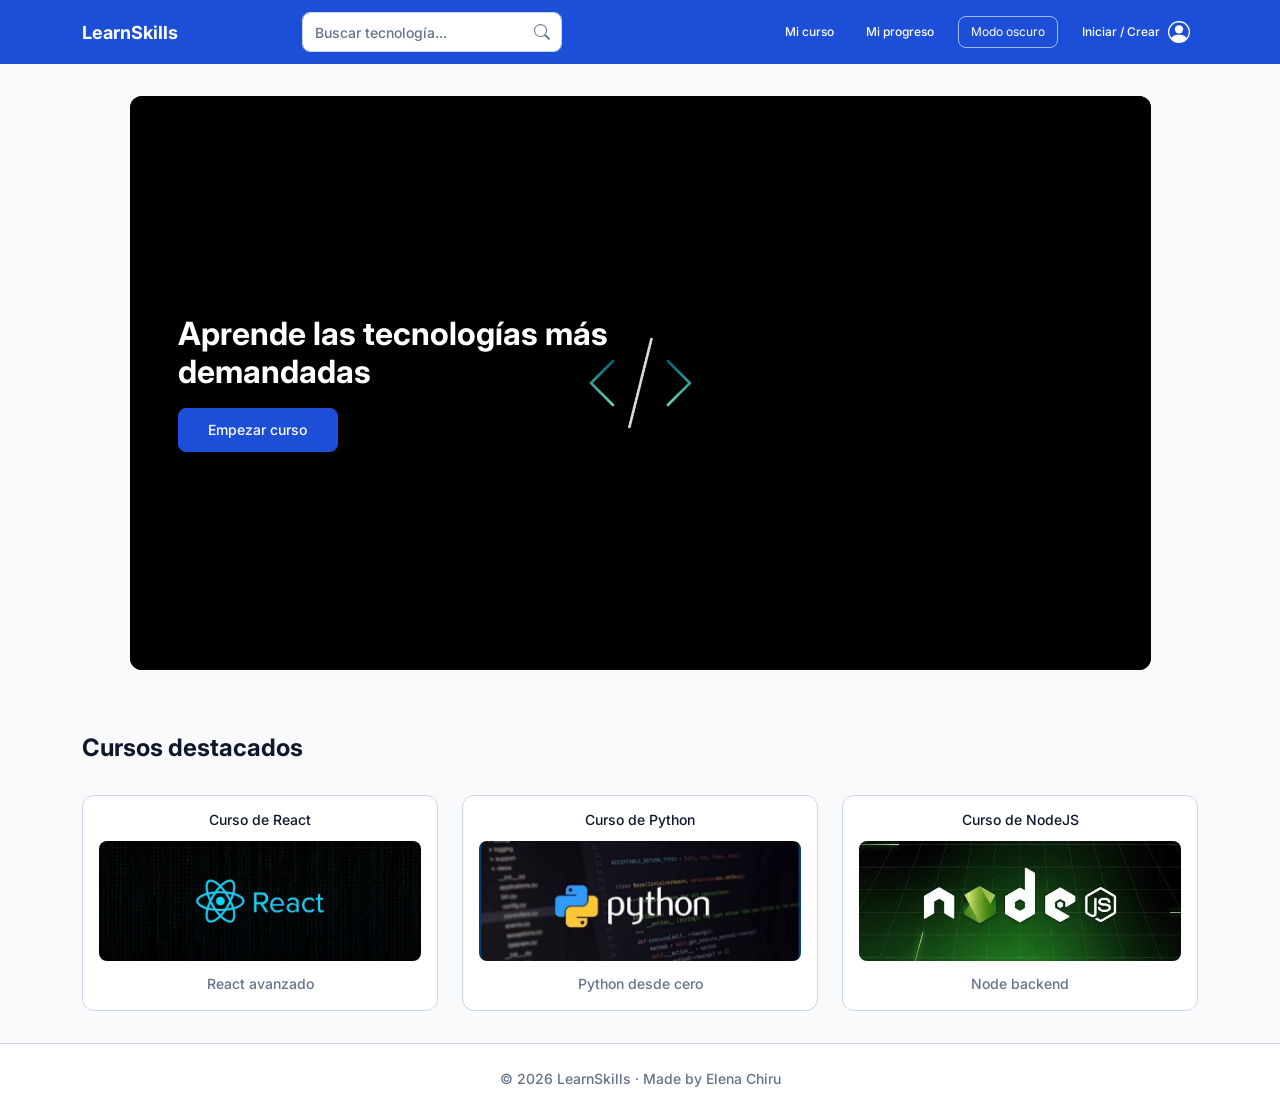
<file: index.html>
<!DOCTYPE html>
<html lang="es" data-bs-theme="light">
<head>
  <meta charset="UTF-8">
  <meta name="viewport" content="width=device-width, initial-scale=1">
  <meta name="description" content="LearnSkills: plataforma de cursos para aprender las tecnologías más demandadas.">
  <title>LearnSkills | Aprende las tecnologías más demandadas</title>

  <!-- Tipografía del UI Kit: Inter -->
  <link rel="preconnect" href="https://fonts.googleapis.com">
  <link rel="preconnect" href="https://fonts.gstatic.com" crossorigin>
  <link href="https://fonts.googleapis.com/css2?family=Inter:wght@500;700&display=swap" rel="stylesheet">

  <!-- Bootstrap compilado + estilos propios (customs.css se carga después para sobrescribir) -->
  <link rel="stylesheet" href="css/bootstrap.css">
  <link rel="stylesheet" href="css/customs.css">

  <!-- Evita el "parpadeo" del tema: aplica el tema guardado antes de pintar -->
  <script>
    (function () {
      var guardado = localStorage.getItem("ls-tema");
      var preferido = window.matchMedia("(prefers-color-scheme: dark)").matches ? "dark" : "light";
      document.documentElement.setAttribute("data-bs-theme", guardado || preferido);
    })();
  </script>
</head>
<body>
  <a class="visually-hidden-focusable skip-link" href="#contenido">Saltar al contenido</a>

  <!-- ============ CABECERA ============ -->
  <header class="site-header">
    <nav class="navbar navbar-expand-lg" aria-label="Navegación principal">
      <div class="container">
        <a class="navbar-brand" href="index.html">LearnSkills</a>

        <button class="navbar-toggler" type="button" data-bs-toggle="collapse"
                data-bs-target="#menuPrincipal" aria-controls="menuPrincipal"
                aria-expanded="false" aria-label="Abrir menú">
          <span class="navbar-toggler-icon"></span>
        </button>

        <div class="collapse navbar-collapse" id="menuPrincipal">
          <form class="search-form mx-lg-auto my-3 my-lg-0" role="search" id="formBuscador" action="index.html" method="get">
            <label for="buscador" class="visually-hidden">Buscar tecnología</label>
            <input class="form-control" type="search" id="buscador" name="q" placeholder="Buscar tecnología..." autocomplete="off">
            <svg class="search-form__icon" width="16" height="16" viewBox="0 0 16 16" fill="currentColor" aria-hidden="true">
              <path d="M11.742 10.344a6.5 6.5 0 1 0-1.397 1.398h-.001l3.85 3.85a1 1 0 0 0 1.415-1.414l-3.85-3.85zM12 6.5a5.5 5.5 0 1 1-11 0 5.5 5.5 0 0 1 11 0z"/>
            </svg>
          </form>

          <ul class="navbar-nav ms-lg-auto align-items-lg-center gap-lg-3">
         
            <li class="nav-item"><a class="nav-link" href="curso.html">Mi curso</a></li>
            <li class="nav-item"><a class="nav-link" href="progreso.html">Mi progreso</a></li>
            <li class="nav-item">
              <button type="button" class="btn btn-theme" id="btnTema" aria-pressed="false">
                <span id="btnTemaTexto">Modo oscuro</span>
              </button>
            </li>
            <li class="nav-item">
              <button type="button" class="nav-link nav-link--user" data-bs-toggle="modal" data-bs-target="#modalAcceso">
                Iniciar / Crear
                <svg width="22" height="22" viewBox="0 0 16 16" fill="currentColor" aria-hidden="true">
                  <path d="M11 6a3 3 0 1 1-6 0 3 3 0 0 1 6 0z"/>
                  <path fill-rule="evenodd" d="M0 8a8 8 0 1 1 16 0A8 8 0 0 1 0 8zm8-7a7 7 0 0 0-5.468 11.37C3.242 11.226 4.805 10 8 10s4.757 1.225 5.468 2.37A7 7 0 0 0 8 1z"/>
                </svg>
              </button>
            </li>
          </ul>
        </div>
      </div>
    </nav>
  </header>

  <main id="contenido">

    <!-- ============ 1. INICIO / HERO ============ -->
    <section id="inicio" class="section" aria-labelledby="titulo-hero">
      <div class="container">
        <div class="row justify-content-center">
          <div class="col-12 col-xl-11">
            <div class="hero">
              <img class="hero__img" src="img/hero__codecraft.png" width="1200" height="200"
                   alt="Logotipo de CodeCraft sobre fondo oscuro">
              <div class="hero__content">
                <h1 id="titulo-hero">Aprende las tecnologías más demandadas</h1>
                <button type="button" class="btn btn-primary" data-bs-toggle="modal" data-bs-target="#modalAcceso">Empezar curso</button>
              </div>
            </div>
          </div>
        </div>
      </div>
    </section>

    <!-- ============ 2. CURSOS DESTACADOS ============ -->
    <section id="cursos" class="section" aria-labelledby="titulo-cursos">
      <div class="container">
        <h2 id="titulo-cursos">Cursos destacados</h2>
        <div class="row g-4 mt-1" id="listaCursos">
          <div class="col-12 col-sm-6 col-lg-4 curso-item" data-nombre="react jsx">
            <article class="course-card" tabindex="0">
              <h3><a class="stretched-link card-link" href="curso.html">Curso de React</a></h3>
              <img src="img/curso-react.jpg" width="260" height="120" alt="Logotipo de React con código JSX" loading="lazy">
              <p>React avanzado</p>
            </article>
          </div>
          <div class="col-12 col-sm-6 col-lg-4 curso-item" data-nombre="python">
            <article class="course-card" tabindex="0">
              <h3>Curso de Python</h3>
              <img src="img/curso-python.jpg" width="260" height="120" alt="Logotipo de Python sobre fondo oscuro" loading="lazy">
              <p>Python desde cero</p>
            </article>
          </div>
          <div class="col-12 col-sm-6 col-lg-4 curso-item" data-nombre="nodejs node javascript">
            <article class="course-card" tabindex="0">
              <h3>Curso de NodeJS</h3>
              <img src="img/curso-node.jpg" width="260" height="120" alt="Logotipo de Node.js sobre fondo oscuro" loading="lazy">
              <p>Node backend</p>
            </article>
          </div>
        </div>
        <p id="sinResultados" class="text-muted-ls mt-3" role="status" hidden>No hay cursos que coincidan con tu búsqueda.</p>
      </div>
    </section>

  </main>

  <footer class="site-footer">
    <div class="container">
      <p class="mb-0">&copy; 2026 LearnSkills · Made by Elena Chiru</p>
    </div>
  </footer>

  <!-- ============ MODAL: INICIAR SESIÓN / REGISTRARSE ============ -->
  <div class="modal fade" id="modalAcceso" tabindex="-1" role="dialog" aria-labelledby="tituloModal" aria-hidden="true">
    <div class="modal-dialog modal-dialog-centered">
      <div class="modal-content">
        <div class="modal-header">
          <h2 class="modal-title h4" id="tituloModal">Accede a LearnSkills</h2>
          <button type="button" class="btn-close" data-bs-dismiss="modal" aria-label="Cerrar"></button>
        </div>
        <div class="modal-body">
          <ul class="nav nav-tabs mb-3" id="tabsAcceso" role="tablist">
            <li class="nav-item" role="presentation">
              <button class="nav-link active" id="tab-login" data-bs-toggle="tab" data-bs-target="#panel-login"
                      type="button" role="tab" aria-controls="panel-login" aria-selected="true">Iniciar sesión</button>
            </li>
            <li class="nav-item" role="presentation">
              <button class="nav-link" id="tab-registro" data-bs-toggle="tab" data-bs-target="#panel-registro"
                      type="button" role="tab" aria-controls="panel-registro" aria-selected="false">Crear cuenta</button>
            </li>
          </ul>

          <div class="tab-content">
            <!-- LOGIN -->
            <div class="tab-pane fade show active" id="panel-login" role="tabpanel" aria-labelledby="tab-login" tabindex="0">
              <form class="needs-validation" id="formLogin" novalidate>
                <div class="mb-3">
                  <label for="loginEmail" class="form-label">Correo electrónico</label>
                  <input type="email" class="form-control" id="loginEmail" autocomplete="email" required>
                  <div class="invalid-feedback">Introduce un correo electrónico válido.</div>
                </div>
                <div class="mb-3">
                  <label for="loginPass" class="form-label">Contraseña</label>
                  <input type="password" class="form-control" id="loginPass" autocomplete="current-password" minlength="8" required>
                  <div class="invalid-feedback">La contraseña debe tener al menos 8 caracteres.</div>
                </div>
                <button type="submit" class="btn btn-primary w-100">Iniciar sesión</button>
                <div class="alert alert-success mt-3 d-none" role="alert" id="okLogin">¡Sesión iniciada correctamente!</div>
              </form>
            </div>

            <!-- REGISTRO -->
            <div class="tab-pane fade" id="panel-registro" role="tabpanel" aria-labelledby="tab-registro" tabindex="0">
              <form class="needs-validation" id="formRegistro" novalidate>
                <div class="mb-3">
                  <label for="regNombre" class="form-label">Nombre</label>
                  <input type="text" class="form-control" id="regNombre" autocomplete="name" minlength="2" required>
                  <div class="invalid-feedback">Escribe tu nombre (mínimo 2 caracteres).</div>
                </div>
                <div class="mb-3">
                  <label for="regEmail" class="form-label">Correo electrónico</label>
                  <input type="email" class="form-control" id="regEmail" autocomplete="email" required>
                  <div class="invalid-feedback">Introduce un correo electrónico válido.</div>
                </div>
                <div class="mb-3">
                  <label for="regPass" class="form-label">Contraseña</label>
                  <input type="password" class="form-control" id="regPass" autocomplete="new-password"
                         minlength="8" pattern="(?=.*[0-9])(?=.*[A-Za-z]).{8,}" required>
                  <div class="invalid-feedback">Mínimo 8 caracteres, con letras y números.</div>
                </div>
                <div class="mb-3">
                  <label for="regPass2" class="form-label">Repite la contraseña</label>
                  <input type="password" class="form-control" id="regPass2" autocomplete="new-password" required>
                  <div class="invalid-feedback" id="errorPass2">Las contraseñas no coinciden.</div>
                </div>
                <div class="form-check mb-3">
                  <input class="form-check-input" type="checkbox" id="regTerminos" required>
                  <label class="form-check-label" for="regTerminos">Acepto los términos y condiciones</label>
                  <div class="invalid-feedback">Debes aceptar los términos para continuar.</div>
                </div>
                <button type="submit" class="btn btn-primary w-100">Crear cuenta</button>
                <div class="alert alert-success mt-3 d-none" role="alert" id="okRegistro">¡Cuenta creada correctamente!</div>
              </form>
            </div>
          </div>
        </div>
      </div>
    </div>
  </div>

  <script src="js/bootstrap.bundle.min.js"></script>
  <script src="js/script.js"></script>
</body>
</html>
</file>
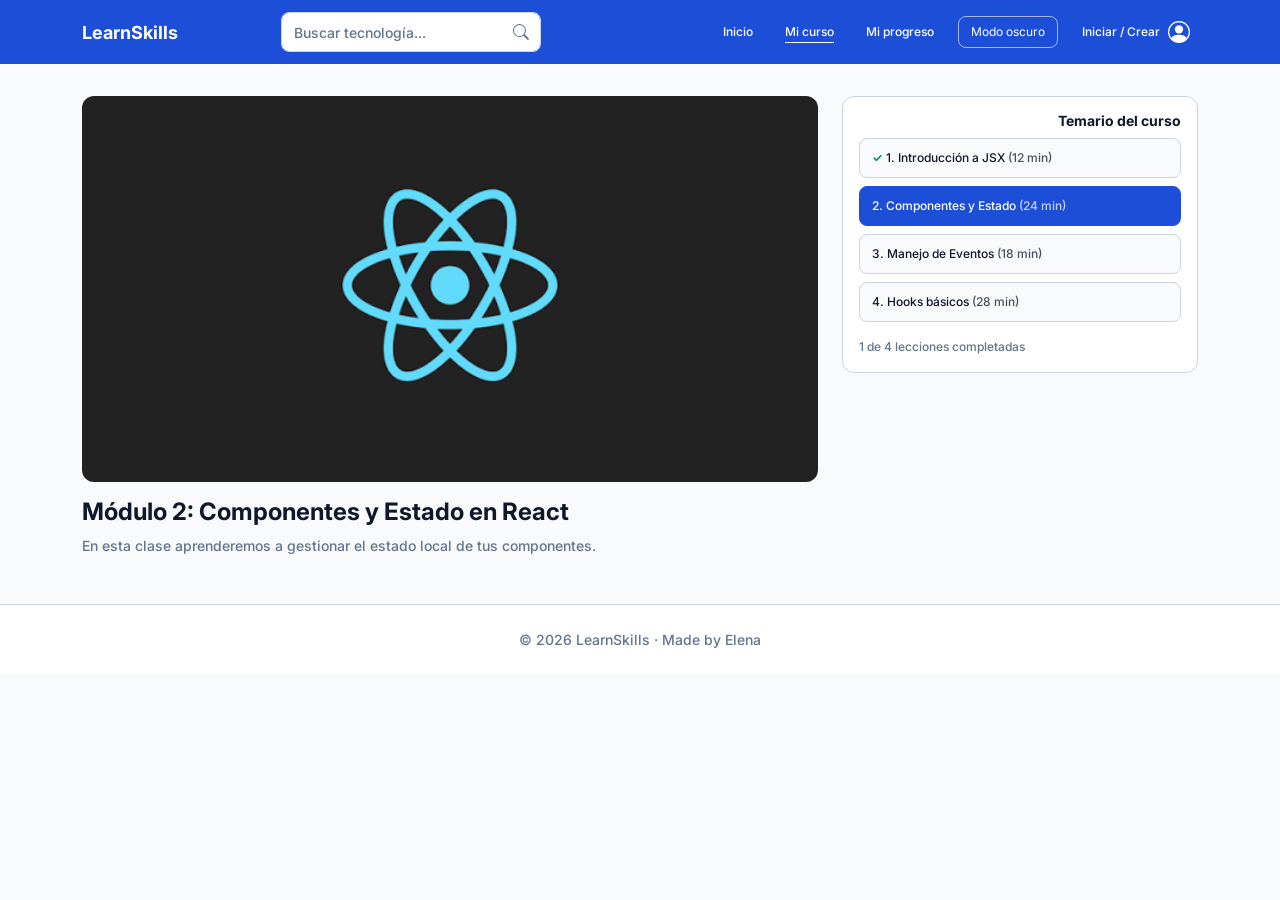
<file: curso.html>
<!DOCTYPE html>
<html lang="es" data-bs-theme="light">
<head>
  <meta charset="UTF-8">
  <meta name="viewport" content="width=device-width, initial-scale=1">
  <meta name="description" content="Curso de React en LearnSkills: módulo 2, componentes y estado.">
  <title>LearnSkills | Módulo 2: Componentes y Estado en React</title>

  <!-- Tipografía del UI Kit: Inter -->
  <link rel="preconnect" href="https://fonts.googleapis.com">
  <link rel="preconnect" href="https://fonts.gstatic.com" crossorigin>
  <link href="https://fonts.googleapis.com/css2?family=Inter:wght@500;700&display=swap" rel="stylesheet">

  <!-- Bootstrap compilado + estilos propios (customs.css se carga después para sobrescribir) -->
  <link rel="stylesheet" href="css/bootstrap.css">
  <link rel="stylesheet" href="css/customs.css">

  <!-- Evita el "parpadeo" del tema: aplica el tema guardado antes de pintar -->
  <script>
    (function () {
      var guardado = localStorage.getItem("ls-tema");
      var preferido = window.matchMedia("(prefers-color-scheme: dark)").matches ? "dark" : "light";
      document.documentElement.setAttribute("data-bs-theme", guardado || preferido);
    })();
  </script>
</head>
<body>
  <a class="visually-hidden-focusable skip-link" href="#contenido">Saltar al contenido</a>

  <!-- ============ CABECERA ============ -->
  <header class="site-header">
    <nav class="navbar navbar-expand-lg" aria-label="Navegación principal">
      <div class="container">
        <a class="navbar-brand" href="index.html">LearnSkills</a>

        <button class="navbar-toggler" type="button" data-bs-toggle="collapse"
                data-bs-target="#menuPrincipal" aria-controls="menuPrincipal"
                aria-expanded="false" aria-label="Abrir menú">
          <span class="navbar-toggler-icon"></span>
        </button>

        <div class="collapse navbar-collapse" id="menuPrincipal">
          <form class="search-form mx-lg-auto my-3 my-lg-0" role="search" id="formBuscador" action="index.html" method="get">
            <label for="buscador" class="visually-hidden">Buscar tecnología</label>
            <input class="form-control" type="search" id="buscador" name="q" placeholder="Buscar tecnología..." autocomplete="off">
            <svg class="search-form__icon" width="16" height="16" viewBox="0 0 16 16" fill="currentColor" aria-hidden="true">
              <path d="M11.742 10.344a6.5 6.5 0 1 0-1.397 1.398h-.001l3.85 3.85a1 1 0 0 0 1.415-1.414l-3.85-3.85zM12 6.5a5.5 5.5 0 1 1-11 0 5.5 5.5 0 0 1 11 0z"/>
            </svg>
          </form>

          <ul class="navbar-nav ms-lg-auto align-items-lg-center gap-lg-3">
            <li class="nav-item"><a class="nav-link" href="index.html">Inicio</a></li>
            <li class="nav-item"><a class="nav-link" href="curso.html" aria-current="page">Mi curso</a></li>
            <li class="nav-item"><a class="nav-link" href="progreso.html">Mi progreso</a></li>
            <li class="nav-item">
              <button type="button" class="btn btn-theme" id="btnTema" aria-pressed="false">
                <span id="btnTemaTexto">Modo oscuro</span>
              </button>
            </li>
            <li class="nav-item">
              <button type="button" class="nav-link nav-link--user" data-bs-toggle="modal" data-bs-target="#modalAcceso">
                Iniciar / Crear
                <svg width="22" height="22" viewBox="0 0 16 16" fill="currentColor" aria-hidden="true">
                  <path d="M11 6a3 3 0 1 1-6 0 3 3 0 0 1 6 0z"/>
                  <path fill-rule="evenodd" d="M0 8a8 8 0 1 1 16 0A8 8 0 0 1 0 8zm8-7a7 7 0 0 0-5.468 11.37C3.242 11.226 4.805 10 8 10s4.757 1.225 5.468 2.37A7 7 0 0 0 8 1z"/>
                </svg>
              </button>
            </li>
          </ul>
        </div>
      </div>
    </nav>
  </header>

  <main id="contenido">

    <!-- ============ 3. CURSO ACTUAL ============ -->
    <section id="curso-actual" class="section" aria-labelledby="titulo-curso">
      <div class="container">
        <div class="row g-4">
          <div class="col-12 col-lg-8">
            <img class="course-cover" src="img/react-course.jpg" width="800" height="450"
                 alt="Portada del curso de React" loading="lazy">
            <h1 id="titulo-curso" class="page-title mt-3">Módulo 2: Componentes y Estado en React</h1>
            <p class="text-muted-ls">En esta clase aprenderemos a gestionar el estado local de tus componentes.</p>
          </div>

          <aside class="col-12 col-lg-4" aria-labelledby="titulo-temario">
            <div class="syllabus">
              <h2 id="titulo-temario" class="syllabus__title">Temario del curso</h2>
              <ul class="syllabus__list list-unstyled" id="listaTemario">
                <li><button type="button" class="syllabus__item is-done" aria-pressed="true">1. Introducción a JSX <span>(12 min)</span></button></li>
                <li><button type="button" class="syllabus__item is-current" aria-pressed="false" aria-current="true">2. Componentes y Estado <span>(24 min)</span></button></li>
                <li><button type="button" class="syllabus__item" aria-pressed="false">3. Manejo de Eventos <span>(18 min)</span></button></li>
                <li><button type="button" class="syllabus__item" aria-pressed="false">4. Hooks básicos <span>(28 min)</span></button></li>
              </ul>
              <p class="syllabus__resumen mb-0" id="resumenTemario" role="status">1 de 4 lecciones completadas</p>
            </div>
          </aside>
        </div>
      </div>
    </section>

  </main>

  <footer class="site-footer">
    <div class="container">
      <p class="mb-0">&copy; 2026 LearnSkills · Made by Elena</p>
    </div>
  </footer>

  <!-- ============ MODAL: INICIAR SESIÓN / REGISTRARSE ============ -->
  <div class="modal fade" id="modalAcceso" tabindex="-1" role="dialog" aria-labelledby="tituloModal" aria-hidden="true">
    <div class="modal-dialog modal-dialog-centered">
      <div class="modal-content">
        <div class="modal-header">
          <h2 class="modal-title h4" id="tituloModal">Accede a LearnSkills</h2>
          <button type="button" class="btn-close" data-bs-dismiss="modal" aria-label="Cerrar"></button>
        </div>
        <div class="modal-body">
          <ul class="nav nav-tabs mb-3" id="tabsAcceso" role="tablist">
            <li class="nav-item" role="presentation">
              <button class="nav-link active" id="tab-login" data-bs-toggle="tab" data-bs-target="#panel-login"
                      type="button" role="tab" aria-controls="panel-login" aria-selected="true">Iniciar sesión</button>
            </li>
            <li class="nav-item" role="presentation">
              <button class="nav-link" id="tab-registro" data-bs-toggle="tab" data-bs-target="#panel-registro"
                      type="button" role="tab" aria-controls="panel-registro" aria-selected="false">Crear cuenta</button>
            </li>
          </ul>

          <div class="tab-content">
            <!-- LOGIN -->
            <div class="tab-pane fade show active" id="panel-login" role="tabpanel" aria-labelledby="tab-login" tabindex="0">
              <form class="needs-validation" id="formLogin" novalidate>
                <div class="mb-3">
                  <label for="loginEmail" class="form-label">Correo electrónico</label>
                  <input type="email" class="form-control" id="loginEmail" autocomplete="email" required>
                  <div class="invalid-feedback">Introduce un correo electrónico válido.</div>
                </div>
                <div class="mb-3">
                  <label for="loginPass" class="form-label">Contraseña</label>
                  <input type="password" class="form-control" id="loginPass" autocomplete="current-password" minlength="8" required>
                  <div class="invalid-feedback">La contraseña debe tener al menos 8 caracteres.</div>
                </div>
                <button type="submit" class="btn btn-primary w-100">Iniciar sesión</button>
                <div class="alert alert-success mt-3 d-none" role="alert" id="okLogin">¡Sesión iniciada correctamente!</div>
              </form>
            </div>

            <!-- REGISTRO -->
            <div class="tab-pane fade" id="panel-registro" role="tabpanel" aria-labelledby="tab-registro" tabindex="0">
              <form class="needs-validation" id="formRegistro" novalidate>
                <div class="mb-3">
                  <label for="regNombre" class="form-label">Nombre</label>
                  <input type="text" class="form-control" id="regNombre" autocomplete="name" minlength="2" required>
                  <div class="invalid-feedback">Escribe tu nombre (mínimo 2 caracteres).</div>
                </div>
                <div class="mb-3">
                  <label for="regEmail" class="form-label">Correo electrónico</label>
                  <input type="email" class="form-control" id="regEmail" autocomplete="email" required>
                  <div class="invalid-feedback">Introduce un correo electrónico válido.</div>
                </div>
                <div class="mb-3">
                  <label for="regPass" class="form-label">Contraseña</label>
                  <input type="password" class="form-control" id="regPass" autocomplete="new-password"
                         minlength="8" pattern="(?=.*[0-9])(?=.*[A-Za-z]).{8,}" required>
                  <div class="invalid-feedback">Mínimo 8 caracteres, con letras y números.</div>
                </div>
                <div class="mb-3">
                  <label for="regPass2" class="form-label">Repite la contraseña</label>
                  <input type="password" class="form-control" id="regPass2" autocomplete="new-password" required>
                  <div class="invalid-feedback" id="errorPass2">Las contraseñas no coinciden.</div>
                </div>
                <div class="form-check mb-3">
                  <input class="form-check-input" type="checkbox" id="regTerminos" required>
                  <label class="form-check-label" for="regTerminos">Acepto los términos y condiciones</label>
                  <div class="invalid-feedback">Debes aceptar los términos para continuar.</div>
                </div>
                <button type="submit" class="btn btn-primary w-100">Crear cuenta</button>
                <div class="alert alert-success mt-3 d-none" role="alert" id="okRegistro">¡Cuenta creada correctamente!</div>
              </form>
            </div>
          </div>
        </div>
      </div>
    </div>
  </div>

  <script src="js/bootstrap.bundle.min.js"></script>
  <script src="js/script.js"></script>
</body>
</html>
</file>
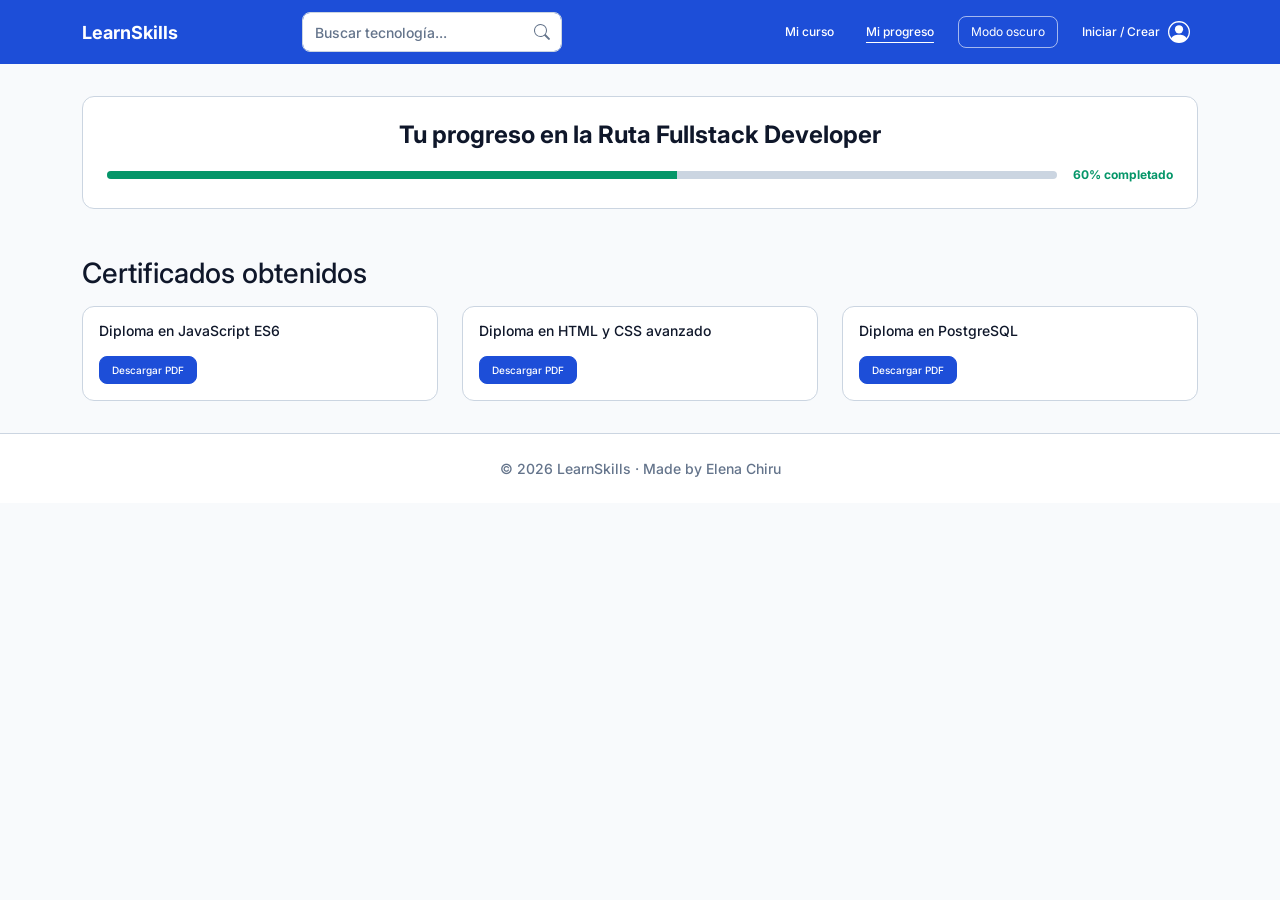
<file: progreso.html>
<!DOCTYPE html>
<html lang="es" data-bs-theme="light">

<head>
  <meta charset="UTF-8">
  <meta name="viewport" content="width=device-width, initial-scale=1">
  <meta name="description" content="Tu progreso en la ruta Fullstack Developer y tus certificados.">
  <title>LearnSkills | Mi progreso y certificados</title>

  <!-- Tipografía del UI Kit: Inter -->
  <link rel="preconnect" href="https://fonts.googleapis.com">
  <link rel="preconnect" href="https://fonts.gstatic.com" crossorigin>
  <link href="https://fonts.googleapis.com/css2?family=Inter:wght@500;700&display=swap" rel="stylesheet">

  <!-- Bootstrap compilado + estilos propios (customs.css se carga después para sobrescribir) -->
  <link rel="stylesheet" href="css/bootstrap.css">
  <link rel="stylesheet" href="css/customs.css">

  <!-- Evita el "parpadeo" del tema: aplica el tema guardado antes de pintar -->
  <script>
    (function () {
      var guardado = localStorage.getItem("ls-tema");
      var preferido = window.matchMedia("(prefers-color-scheme: dark)").matches ? "dark" : "light";
      document.documentElement.setAttribute("data-bs-theme", guardado || preferido);
    })();
  </script>
</head>

<body>
  <a class="visually-hidden-focusable skip-link" href="#contenido">Saltar al contenido</a>

  <!-- ============ CABECERA ============ -->
  <header class="site-header">
    <nav class="navbar navbar-expand-lg" aria-label="Navegación principal">
      <div class="container">
        <a class="navbar-brand" href="index.html">LearnSkills</a>

        <button class="navbar-toggler" type="button" data-bs-toggle="collapse" data-bs-target="#menuPrincipal"
          aria-controls="menuPrincipal" aria-expanded="false" aria-label="Abrir menú">
          <span class="navbar-toggler-icon"></span>
        </button>

        <div class="collapse navbar-collapse" id="menuPrincipal">
          <form class="search-form mx-lg-auto my-3 my-lg-0" role="search" id="formBuscador" action="index.html"
            method="get">
            <label for="buscador" class="visually-hidden">Buscar tecnología</label>
            <input class="form-control" type="search" id="buscador" name="q" placeholder="Buscar tecnología..."
              autocomplete="off">
            <svg class="search-form__icon" width="16" height="16" viewBox="0 0 16 16" fill="currentColor"
              aria-hidden="true">
              <path
                d="M11.742 10.344a6.5 6.5 0 1 0-1.397 1.398h-.001l3.85 3.85a1 1 0 0 0 1.415-1.414l-3.85-3.85zM12 6.5a5.5 5.5 0 1 1-11 0 5.5 5.5 0 0 1 11 0z" />
            </svg>
          </form>

          <ul class="navbar-nav ms-lg-auto align-items-lg-center gap-lg-3">
            
            <li class="nav-item"><a class="nav-link" href="curso.html">Mi curso</a></li>
            <li class="nav-item"><a class="nav-link" href="progreso.html" aria-current="page">Mi progreso</a></li>
            <li class="nav-item">
              <button type="button" class="btn btn-theme" id="btnTema" aria-pressed="false">
                <span id="btnTemaTexto">Modo oscuro</span>
              </button>
            </li>
            <li class="nav-item">
              <button type="button" class="nav-link nav-link--user" data-bs-toggle="modal"
                data-bs-target="#modalAcceso">
                Iniciar / Crear
                <svg width="22" height="22" viewBox="0 0 16 16" fill="currentColor" aria-hidden="true">
                  <path d="M11 6a3 3 0 1 1-6 0 3 3 0 0 1 6 0z" />
                  <path fill-rule="evenodd"
                    d="M0 8a8 8 0 1 1 16 0A8 8 0 0 1 0 8zm8-7a7 7 0 0 0-5.468 11.37C3.242 11.226 4.805 10 8 10s4.757 1.225 5.468 2.37A7 7 0 0 0 8 1z" />
                </svg>
              </button>
            </li>
          </ul>
        </div>
      </div>
    </nav>
  </header>

  <main id="contenido">

    <!-- ============ 4. PROGRESO Y CERTIFICADOS ============ -->
    <section id="mi-progreso" class="section" aria-labelledby="titulo-progreso">
      <div class="container">
        <div class="panel">
          <h1 id="titulo-progreso" class="page-title text-center">Tu progreso en la Ruta Fullstack Developer</h1>
          <!-- <div class="progress-wrap">
            <div class="progress" role="progressbar" aria-label="Progreso de la ruta Fullstack Developer"
                 aria-valuenow="60" aria-valuemin="0" aria-valuemax="100">
              <div class="progress-bar" style="width: 60%"></div>
            </div>
            <span class="progress-wrap__valor">60% completado</span>
          </div> -->

         <div class="progress-wrap">
  <div class="progress" role="progressbar" aria-label="Progreso de la ruta Fullstack Developer"
       aria-valuenow="60" aria-valuemin="0" aria-valuemax="100">
    <div class="progress-bar" style="width: 60%"></div>
  </div>
  <span class="progress-wrap__valor">60% completado</span>
</div>
        </div>

        <h2 class="h3 mt-5 mb-3">Certificados obtenidos</h2>
        <div class="row g-4">
          <div class="col-12 col-md-6 col-lg-4">
            <article class="cert-card">
              <h3>Diploma en JavaScript ES6</h3>
              <button type="button" class="btn btn-primary btn-sm btn-download">Descargar PDF</button>
            </article>
          </div>
          <div class="col-12 col-md-6 col-lg-4">
            <article class="cert-card">
              <h3>Diploma en HTML y CSS avanzado</h3>
              <button type="button" class="btn btn-primary btn-sm btn-download">Descargar PDF</button>
            </article>
          </div>
          <div class="col-12 col-md-6 col-lg-4">
            <article class="cert-card">
              <h3>Diploma en PostgreSQL</h3>
              <button type="button" class="btn btn-primary btn-sm btn-download">Descargar PDF</button>
            </article>
          </div>
        </div>
      </div>
    </section>
  </main>

  <footer class="site-footer">
    <div class="container">
      <p class="mb-0">&copy; 2026 LearnSkills · Made by Elena Chiru</p>
    </div>
  </footer>

  <!-- ============ MODAL: INICIAR SESIÓN / REGISTRARSE ============ -->
  <div class="modal fade" id="modalAcceso" tabindex="-1" role="dialog" aria-labelledby="tituloModal" aria-hidden="true">
    <div class="modal-dialog modal-dialog-centered">
      <div class="modal-content">
        <div class="modal-header">
          <h2 class="modal-title h4" id="tituloModal">Accede a LearnSkills</h2>
          <button type="button" class="btn-close" data-bs-dismiss="modal" aria-label="Cerrar"></button>
        </div>
        <div class="modal-body">
          <ul class="nav nav-tabs mb-3" id="tabsAcceso" role="tablist">
            <li class="nav-item" role="presentation">
              <button class="nav-link active" id="tab-login" data-bs-toggle="tab" data-bs-target="#panel-login"
                type="button" role="tab" aria-controls="panel-login" aria-selected="true">Iniciar sesión</button>
            </li>
            <li class="nav-item" role="presentation">
              <button class="nav-link" id="tab-registro" data-bs-toggle="tab" data-bs-target="#panel-registro"
                type="button" role="tab" aria-controls="panel-registro" aria-selected="false">Crear cuenta</button>
            </li>
          </ul>

          <div class="tab-content">
            <!-- LOGIN -->
            <div class="tab-pane fade show active" id="panel-login" role="tabpanel" aria-labelledby="tab-login"
              tabindex="0">
              <form class="needs-validation" id="formLogin" novalidate>
                <div class="mb-3">
                  <label for="loginEmail" class="form-label">Correo electrónico</label>
                  <input type="email" class="form-control" id="loginEmail" autocomplete="email" required>
                  <div class="invalid-feedback">Introduce un correo electrónico válido.</div>
                </div>
                <div class="mb-3">
                  <label for="loginPass" class="form-label">Contraseña</label>
                  <input type="password" class="form-control" id="loginPass" autocomplete="current-password"
                    minlength="8" required>
                  <div class="invalid-feedback">La contraseña debe tener al menos 8 caracteres.</div>
                </div>
                <button type="submit" class="btn btn-primary w-100">Iniciar sesión</button>
                <div class="alert alert-success mt-3 d-none" role="alert" id="okLogin">¡Sesión iniciada correctamente!
                </div>
              </form>
            </div>

            <!-- REGISTRO -->
            <div class="tab-pane fade" id="panel-registro" role="tabpanel" aria-labelledby="tab-registro" tabindex="0">
              <form class="needs-validation" id="formRegistro" novalidate>
                <div class="mb-3">
                  <label for="regNombre" class="form-label">Nombre</label>
                  <input type="text" class="form-control" id="regNombre" autocomplete="name" minlength="2" required>
                  <div class="invalid-feedback">Escribe tu nombre (mínimo 2 caracteres).</div>
                </div>
                <div class="mb-3">
                  <label for="regEmail" class="form-label">Correo electrónico</label>
                  <input type="email" class="form-control" id="regEmail" autocomplete="email" required>
                  <div class="invalid-feedback">Introduce un correo electrónico válido.</div>
                </div>
                <div class="mb-3">
                  <label for="regPass" class="form-label">Contraseña</label>
                  <input type="password" class="form-control" id="regPass" autocomplete="new-password" minlength="8"
                    pattern="(?=.*[0-9])(?=.*[A-Za-z]).{8,}" required>
                  <div class="invalid-feedback">Mínimo 8 caracteres, con letras y números.</div>
                </div>
                <div class="mb-3">
                  <label for="regPass2" class="form-label">Repite la contraseña</label>
                  <input type="password" class="form-control" id="regPass2" autocomplete="new-password" required>
                  <div class="invalid-feedback" id="errorPass2">Las contraseñas no coinciden.</div>
                </div>
                <div class="form-check mb-3">
                  <input class="form-check-input" type="checkbox" id="regTerminos" required>
                  <label class="form-check-label" for="regTerminos">Acepto los términos y condiciones</label>
                  <div class="invalid-feedback">Debes aceptar los términos para continuar.</div>
                </div>
                <button type="submit" class="btn btn-primary w-100">Crear cuenta</button>
                <div class="alert alert-success mt-3 d-none" role="alert" id="okRegistro">¡Cuenta creada correctamente!
                </div>
              </form>
            </div>
          </div>
        </div>
      </div>
    </div>
  </div>

  <script src="js/bootstrap.bundle.min.js"></script>
  <script src="js/script.js"></script>
</body>

</html>
</file>
<file: css/customs.css>
@charset "UTF-8";
:root {
  --ls-primary: #1D4ED8;
  --ls-primary-hover: #1E40AF;
  --ls-focus-ring: #93C5FD;
  --ls-secondary: #059669;
  --ls-bg: #F8FAFC;
  --ls-surface: #FFFFFF;
  --ls-text: #0F172A;
  --ls-muted: #64748B;
  --ls-border: #CBD5E1;
  --ls-border-hover: #64748B;
  --ls-placeholder: #D9D9D9;
  --ls-header-bg: #1D4ED8;
}

body {
  background-color: var(--ls-bg);
  color: var(--ls-text);
  font-family: "Inter", system-ui, -apple-system, "Segoe UI", Roboto, Arial, sans-serif;
  font-size: 0.875rem;
  font-weight: 500;
}

h1 {
  font-size: 2rem;
  font-weight: 700;
}

h2 {
  font-size: 1.5rem;
  font-weight: 700;
}

h3 {
  font-size: 1.125rem;
  font-weight: 500;
}

.text-muted-ls {
  color: var(--ls-muted);
}

.page-title {
  font-size: 1.5rem;
  font-weight: 700;
}

.skip-link {
  position: absolute;
  z-index: 2000;
  left: 0.5rem;
  top: 0.5rem;
  background: var(--ls-surface);
  padding: 0.5rem 1rem;
  border-radius: 8px;
}

:focus-visible {
  outline: 3px solid var(--ls-focus-ring);
  outline-offset: 2px;
}

.site-header {
  background-color: var(--ls-header-bg);
  position: sticky;
  top: 0;
  z-index: 1030;
}
.site-header .navbar {
  padding-block: 0.75rem;
}
.site-header .navbar-brand {
  color: #fff;
  font-weight: 700;
  font-size: 1.125rem;
}
.site-header .navbar-brand:hover {
  color: #fff;
}
.site-header .nav-link {
  color: #fff;
  font-size: 0.75rem;
}
.site-header .nav-link:hover, .site-header .nav-link:focus {
  color: var(--ls-focus-ring);
}
.site-header .navbar-toggler {
  border-color: rgba(255, 255, 255, 0.6);
  --bs-navbar-toggler-icon-bg: url("data:image/svg+xml,%3csvg xmlns='http://www.w3.org/2000/svg' viewBox='0 0 30 30'%3e%3cpath stroke='rgba%28255,255,255,1%29' stroke-linecap='round' stroke-miterlimit='10' stroke-width='2' d='M4 7h22M4 15h22M4 23h22'/%3e%3c/svg%3e");
}

.site-header .nav-link[aria-current=page] {
  text-decoration: underline;
  text-underline-offset: 0.35rem;
}

.card-link {
  color: inherit;
  text-decoration: none;
}

.nav-link--user {
  display: inline-flex;
  align-items: center;
  gap: 0.5rem;
  background: none;
  border: 0;
}

.search-form {
  position: relative;
  width: 100%;
  max-width: 260px;
}
.search-form .form-control {
  padding-right: 2.25rem;
}
.search-form__icon {
  position: absolute;
  right: 0.75rem;
  top: 50%;
  transform: translateY(-50%);
  color: var(--ls-muted);
  pointer-events: none;
}

.section {
  padding-block: 2rem;
}

.hero {
  position: relative;
  overflow: hidden;
  border-radius: 12px;
  background-color: #000;
  min-height: 220px;
}
.hero__img {
  width: 100%;
  height: 100%;
  min-height: 220px;
  -o-object-fit: cover;
     object-fit: cover;
  display: block;
  opacity: 0.85;
}
.hero__content {
  position: absolute;
  inset: 0;
  display: flex;
  flex-direction: column;
  justify-content: center;
  align-items: flex-start;
  gap: 1rem;
  padding: 1.5rem;
  color: #fff;
}
.hero__content h1 {
  font-size: 1.25rem;
  max-width: 22ch;
  margin: 0;
}
@media (min-width: 768px) {
  .hero__content {
    padding: 3rem;
  }
  .hero__content h1 {
    font-size: 2rem;
    max-width: 26ch;
  }
}

.site-footer {
  background: var(--ls-surface);
  border-top: 1px solid var(--ls-border);
  padding-block: 1.5rem;
  color: var(--ls-muted);
  text-align: center;
}

.btn-primary {
  --bs-btn-bg: #1D4ED8;
  --bs-btn-border-color: #1D4ED8;
  --bs-btn-color: #fff;
  --bs-btn-hover-bg: #1E40AF;
  --bs-btn-hover-border-color: #1E40AF;
  --bs-btn-hover-color: #fff;
  --bs-btn-active-bg: #1E40AF;
  --bs-btn-active-border-color: #1E40AF;
  --bs-btn-focus-shadow-rgb: 147, 197, 253;
  min-width: 160px;
  min-height: 44px;
  font-weight: 500;
  font-size: 0.875rem;
  border-radius: 8px;
}
.btn-primary:focus-visible {
  box-shadow: 0 0 0 3px #93C5FD;
  outline: 0;
}

.btn-sm.btn-download {
  min-width: 0;
  min-height: 0;
  font-size: 0.625rem;
  padding: 0.35rem 0.75rem;
}

.btn-theme {
  background: transparent;
  color: #fff;
  font-size: 0.75rem;
  border: 1px solid rgba(255, 255, 255, 0.6);
  border-radius: 8px;
}
.btn-theme:hover, .btn-theme:focus-visible {
  background: rgba(255, 255, 255, 0.15);
  color: #fff;
}

.form-control {
  min-height: 40px;
  background-color: var(--ls-surface);
  color: var(--ls-text);
  border: 1px solid var(--ls-border);
  border-radius: 8px;
  font-size: 0.875rem;
  font-weight: 500;
}
.form-control::-moz-placeholder {
  color: var(--ls-muted);
}
.form-control::placeholder {
  color: var(--ls-muted);
}
.form-control:hover {
  border-color: var(--ls-border-hover);
}
.form-control:focus {
  border: 2px solid var(--ls-primary);
  color: var(--ls-text);
  background-color: var(--ls-surface);
  box-shadow: none;
}

.course-card {
  position: relative;
  background: var(--ls-surface);
  border: 1px solid var(--ls-border);
  border-radius: 12px;
  padding: 1rem;
  height: 100%;
  cursor: pointer;
  transition: box-shadow 0.2s ease, border-color 0.2s ease;
}
.course-card h3 {
  font-size: 0.875rem;
  text-align: center;
  margin-bottom: 0.75rem;
}
.course-card img {
  width: 100%;
  height: 120px;
  -o-object-fit: cover;
     object-fit: cover;
  border-radius: 8px;
  background: var(--ls-placeholder);
  display: block;
}
.course-card p {
  margin: 0.75rem 0 0;
  text-align: center;
  color: var(--ls-muted);
  font-size: 0.875rem;
}
.course-card:hover {
  box-shadow: 0 8px 16px rgba(0, 0, 0, 0.12);
}
.course-card.is-active {
  border: 2px solid var(--ls-secondary);
  padding: calc(1rem - 1px);
}

.course-cover {
  width: 100%;
  height: auto;
  border-radius: 12px;
  background: var(--ls-placeholder);
}

.syllabus {
  background: var(--ls-surface);
  border: 1px solid var(--ls-border);
  border-radius: 12px;
  padding: 1rem;
}
.syllabus__title {
  font-size: 0.875rem;
  text-align: right;
}
.syllabus__list {
  display: grid;
  gap: 0.5rem;
  margin: 0 0 1rem;
}
.syllabus__item {
  width: 100%;
  text-align: left;
  padding: 0.625rem 0.75rem;
  border: 1px solid var(--ls-border);
  border-radius: 8px;
  background: var(--ls-bg);
  color: var(--ls-text);
  font-size: 0.75rem;
  font-weight: 500;
  transition: background-color 0.2s ease, color 0.2s ease;
}
.syllabus__item span {
  color: inherit;
  opacity: 0.75;
}
.syllabus__item:hover {
  border-color: var(--ls-border-hover);
}
.syllabus__item.is-current {
  background: var(--ls-primary);
  border-color: var(--ls-primary);
  color: #fff;
}
.syllabus__item.is-done::before {
  content: "✓ ";
  color: var(--ls-secondary);
  font-weight: 700;
}
.syllabus__item.is-current.is-done::before {
  color: #fff;
}
.syllabus__resumen {
  font-size: 0.75rem;
  color: var(--ls-muted);
}

.panel {
  background: var(--ls-surface);
  border: 1px solid var(--ls-border);
  border-radius: 12px;
  padding: 1.5rem;
}

.progress-wrap {
  display: flex;
  align-items: center;
  gap: 1rem;
  margin-top: 1rem;
  flex-wrap: wrap;
}
.progress-wrap .progress {
  flex: 1 1 200px;
  height: 0.5rem;
  background: var(--ls-border);
}
.progress-wrap .progress-bar {
  background-color: var(--ls-secondary);
}
.progress-wrap__valor {
  color: var(--ls-secondary);
  font-size: 0.75rem;
  font-weight: 700;
}

.cert-card {
  background: var(--ls-surface);
  border: 1px solid var(--ls-border);
  border-radius: 12px;
  padding: 1rem;
  height: 100%;
}
.cert-card h3 {
  font-size: 0.875rem;
  margin-bottom: 1rem;
}

.modal-content {
  background: var(--ls-surface);
  color: var(--ls-text);
  border-radius: 12px;
}

.form-label {
  font-weight: 500;
}

.invalid-feedback {
  color: #DC2626;
}

.nav-tabs .nav-link {
  color: var(--ls-muted);
  font-weight: 500;
}

.nav-tabs .nav-link.active {
  color: var(--ls-primary);
  font-weight: 700;
}

[data-bs-theme=dark] {
  --ls-bg: #0B1220;
  --ls-surface: #111B2E;
  --ls-text: #E2E8F0;
  --ls-muted: #94A3B8;
  --ls-border: #334155;
  --ls-border-hover:#94A3B8;
  --ls-primary: #3B82F6;
  --ls-placeholder: #1E293B;
  --ls-header-bg: #0F1B3D;
  --bs-body-bg: #0B1220;
  --bs-body-color: #E2E8F0;
}
[data-bs-theme=dark] .btn-primary {
  --bs-btn-bg: #3B82F6;
  --bs-btn-border-color: #3B82F6;
  --bs-btn-hover-bg: #1D4ED8;
  --bs-btn-hover-border-color: #1D4ED8;
}
[data-bs-theme=dark] .course-card:hover {
  box-shadow: 0 8px 16px rgba(0, 0, 0, 0.5);
}/*# sourceMappingURL=customs.css.map */
</file>
